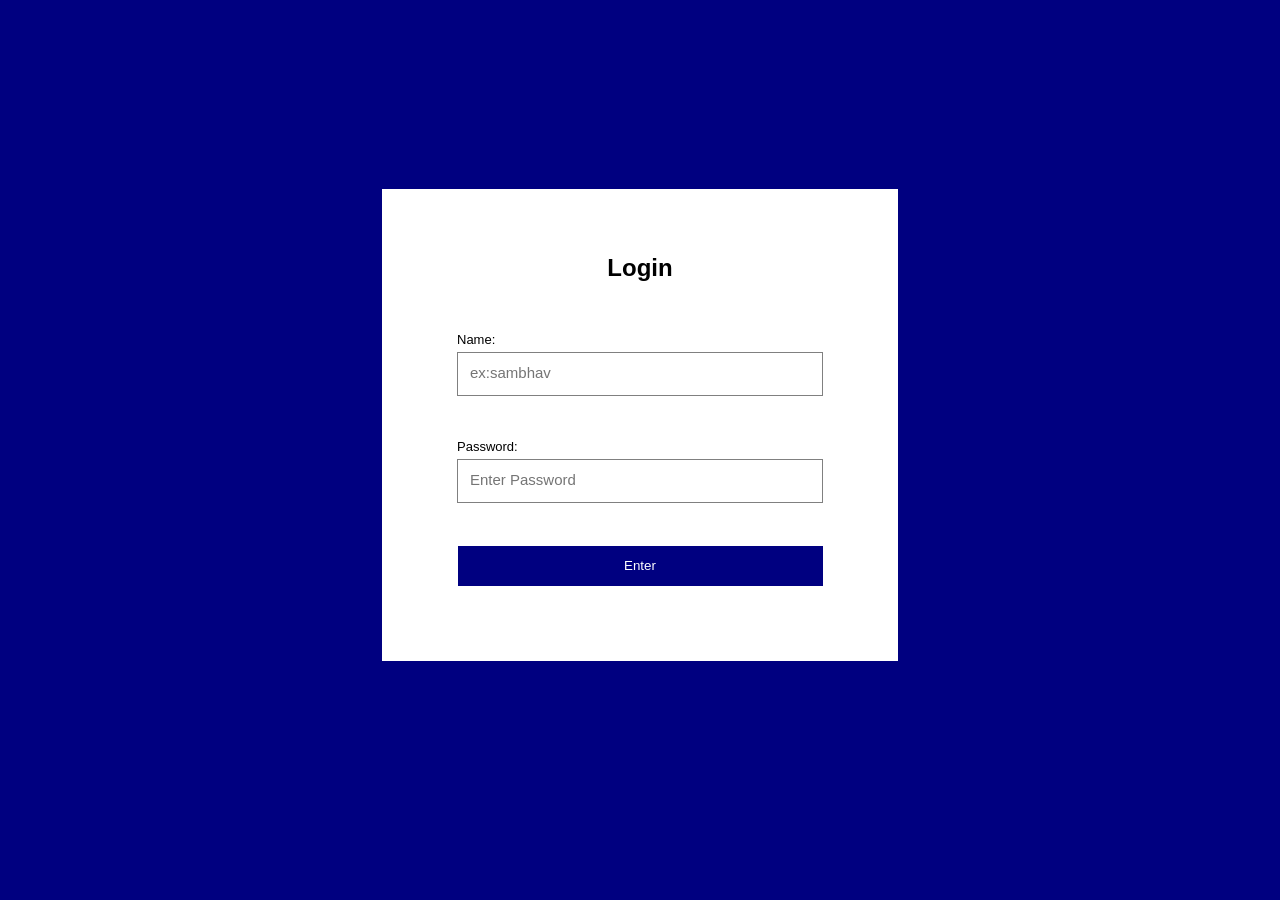
<file: mini_projects/Task_Flow/index.html>
<!DOCTYPE html>
<html lang="en">
<head>
    <meta charset="UTF-8">
    <meta name="viewport" content="width=device-width, initial-scale=1.0">
    <title>Task Flow</title>
    <link rel="stylesheet" href="login.css">
    <script src="login.js"></script>
</head>
<body>
    <section>
        <div class="form">
            <h1>Login</h1>
            <div><label>Name:</label><input id="username" type="text" placeholder="ex:sambhav"></input><p></p></div>
            <div><label>Password:</label><input id="password" type="password" placeholder="Enter Password"></input><p id="err1"></p></div>
            <button type="button" onclick="login()">Enter</button>
        </div>
    </section>
</body>
</html>
</file>
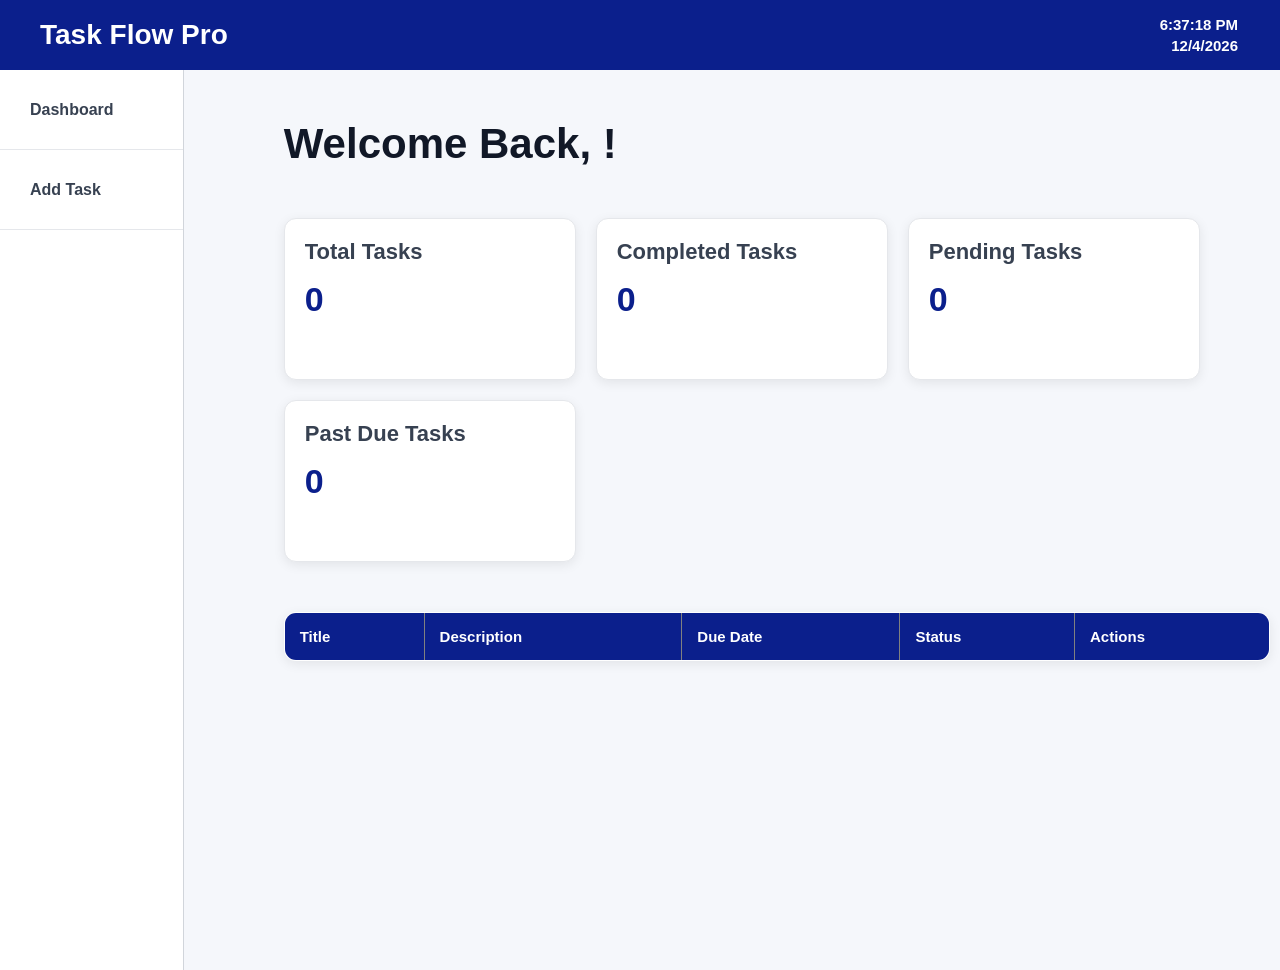
<file: mini_projects/Task_Flow/dashboard.html>
<!DOCTYPE html>
<html lang="en">

<head>
    <meta charset="UTF-8">
    <meta name="viewport" content="width=device-width, initial-scale=1.0">
    <title>Dashboard</title>
    <link rel="stylesheet" href="dashboard.css">
</head>

<body>
    <header>
        <h1>Task Flow Pro</h1>
        <div class="datetime">
            <h3 id="time"></h3>
            <h3 id="date"></h3>
        </div>
    </header>
    <section class="main" id="main">

        <div class="sidebar">
            <ul>
                <li><button class="sidebar_button" type="button" onclick="overview()">Dashboard</button></li>
                <li><button class="sidebar_button" type="button" onclick="add_task()">Add Task</button></li>
              
            </ul>
        </div>

        <div class="content" id="content">

            <div class="overview" id="overview">

                <div>
                    <h2 class="welcome-message">Welcome Back, <span id="user_name"></span>!</h2>
                </div>
                <div class="task_summary_container">
                    <div class="task_summary">
                        <h2 class="task_title">Total Tasks</h2>
                        <p class="task_count" id="total_tasks">0</p>
                    </div>

                    <div class="task_summary">
                        <h2 class="task_title">Completed Tasks</h2>
                        <p class="task_count" id="completed_tasks">0</p>
                    </div>

                    <div class="task_summary">
                        <h2 class="task_title">Pending Tasks</h2>
                        <p class="task_count" id="pending_tasks">0</p>
                    </div>

                    <div class="task_summary">
                        <h2 class="task_title">Past Due Tasks</h2>
                        <p class="task_count" id="past_due_tasks">0</p>
                    </div>
                </div>
             <div>
                <table border="1" cellspacing="0" cellpadding="5">
                    <thead>
                        <tr>
                            <th>Title</th>
                            <th>Description</th>
                            <th>Due Date</th>
                            <th>Status</th>
                            <th>Actions</th>
                        </tr>
                    </thead>
                    <tbody id="task_table_body">
                    </tbody>
                </table>
             </div>
            </div>


            <div id="addtask" class="addtask">
                <h2 class="form-title">Add New Task</h2>
                <form id="task_form">
                    <div class="form-group">
                        <label for="task_title">Task Title:</label>
                        <input type="text" id="task_title" name="task_title" required><br><br>
                    </div>
                    <div class="form-group">
                        <label for="task_description">Description:</label>
                        <textarea id="task_description" name="task_description" rows="4" cols="50" required></textarea><br><br>
                    </div>
                    <div class="form-group">
                        <label for="due_date">Due Date:</label>
                        <input type="date" id="due_date" name="due_date" required><br><br>
                    </div>
                    <button type="button" id="submit_button" onclick="submitTask()">Add Task</button>
                </form>

            </div>

        </div>
    </section>
    <script src="dashboard.js"></script>

</body>

</html>
</file>
<file: mini_projects/Task_Flow/login.css>
html,
body {
    height: 100%;
    display: flex;
    justify-content: center;
    align-items: center;
    font-family: Verdana, Geneva, Tahoma, sans-serif;
background-color: navy;
}

section {
    background-color: white;
    padding: 75px;
    display: flex;
    justify-content: center;
    align-items: center;
    flex-direction: column;
    gap: 20px;
    margin-top: -50px;
}
.form
{
    display: flex;
    flex-direction: column;
    gap:30px;
    align-items: center;
    margin-top: -30px;
}
label {
    display: flex;
    font-size: 13px;
    margin-bottom: 5px;
}

input {
    height: 40px;
    width: 350px;
    border: 0.5px solid grey;
     padding-left: 12px;
}

input::placeholder {
    font-size: 15px;
}

button {
    height: 40px;
    width: 365px;
    border: none;
    background-color: navy;
    color: white;

}
p
{
    display: flex;
    justify-content: right;
    font-size: 12px;
    margin-top: 1px;
    color: red;
}
</file>
<file: mini_projects/Task_Flow/dashboard.css>
html,
body {
    height: 100%;
    font-family: Verdana, Geneva, Tahoma, sans-serif;
    padding: 0;
    margin: 0;
    background-color: #f5f7fb;
    color: #1f2937;
}

header {
    display: flex;
    justify-content: space-between;
    color: white;
    background-color: #0b1f8c;
    width: 100%;
    height: 70px;
    align-items: center;
    padding: 10px 20px;
    box-sizing: border-box;
}

h1 {
    margin-left: 20px;
    font-size: 28px;
    font-weight: 700;
}

.datetime {
    margin-right: 20px;
    display: flex;
    flex-direction: column;
    gap: 0;
    align-items: end;
}

#time,
#date {
    margin: 2px;
    font-size: 15px;
    font-weight: 600;
}

.main {
    display: flex;
    height: 100%;
}

.sidebar {
    border-right: 1px solid #d1d5db;
    width: 15%;
    display: flex;
    height: 100%;
    background-color: white;
}

ul {
    list-style: none;
    padding: 0;
    margin: 0;
    width: 100%;
}

li {
    list-style: none;
}

.sidebar_button {
    background-color: white;
    border: none;
    border-bottom: 1px solid #e5e7eb;
    width: 100%;
    height: 80px;
    display: flex;
    justify-content: start;
    align-items: center;
    padding: 30px;
    font-size: 16px;
    font-weight: 600;
    color: #374151;
    cursor: pointer;
    transition: all 0.3s ease;
}

.sidebar_button:hover {
    background-color: #eef2ff;
    color: #0b1f8c;
    padding-left: 40px;
}

.content {
    width: 90%;
    display: flex;
    justify-content: center;
    align-items: center;
}

.task_summary_container {
    display: flex;
    gap: 20px;
    margin: 50px;
    margin-left: 100px;
    flex-wrap: wrap;
}

.task_summary {
    border: 1px solid #e5e7eb;
    width: 250px;
    height: 120px;
    display: flex;
    flex-direction: column;
    padding: 20px;
    background-color: white;
    border-radius: 12px;
    box-shadow: 0 3px 12px rgba(0,0,0,0.08);
}

.task_title {
    margin: 0;
    font-size: 22px;
    font-weight: 700;
    color: #374151;
}

.task_count {
    font-size: 34px;
    margin: 0;
    margin-top: 15px;
    font-weight: 700;
    color: #0b1f8c;
}

.welcome-message {
    margin-left: 100px;
    margin-top: 50px;
    font-size: 42px;
    font-weight: 700;
    color: #111827;
}

.addtask {
    border: 1px solid #d1d5db;
    display: flex;
    flex-direction: column;
    align-items: center;
    justify-content: center;
    margin-bottom: 100px;
    width: 50%;
    height: 650px;
    padding: 40px;
    gap: 40px;
    background-color: white;
    border-radius: 12px;
    box-shadow: 0 5px 20px rgba(0,0,0,0.08);
}

form {
    display: flex;
    flex-direction: column;
    width: 100%;
}

#task_title,
#task_description,
#due_date {
    width: 100%;
    font-size: 15px;
    border: 1px solid #d1d5db;
    border-radius: 6px;
    padding: 10px;
    box-sizing: border-box;
}

#task_title:focus,
#task_description:focus,
#due_date:focus {
    outline: none;
    border-color: #0b1f8c;
}

#due_date {
    height: 45px;
}

#task_title {
    height: 45px;
}

#task_description {
    height: 120px;
    resize: vertical;
}

#submit_button {
    width: 150px;
    padding: 12px;
    font-size: 15px;
    font-weight: 600;
    background-color: #0b1f8c;
    color: white;
    border: none;
    cursor: pointer;
    border-radius: 6px;
    transition: all 0.3s ease;
}

#submit_button:hover {
    background-color: #1029b8;
    transform: translateY(-2px);
}

.form-group {
    display: flex;
    flex-direction: column;
    margin-bottom: 25px;
}

.form-title {
    margin-bottom: 50px;
    font-size: 36px;
    font-weight: 700;
    color: #111827;
}

table {
    width: 90%;
    border-collapse: collapse;
    margin-bottom: 50px;
    margin-left: 100px;
    background-color: white;
    border-radius: 12px;
    overflow: hidden;
    box-shadow: 0 3px 12px rgba(0,0,0,0.08);
}

th {
    background-color: #0b1f8c;
    color: white;
    padding: 15px;
    text-align: left;
    font-size: 15px;
}

td {
    padding: 14px;
    border-bottom: 1px solid #e5e7eb;
    font-size: 14px;
}

tr:hover {
    background-color: #f8fafc;
}
</file>
